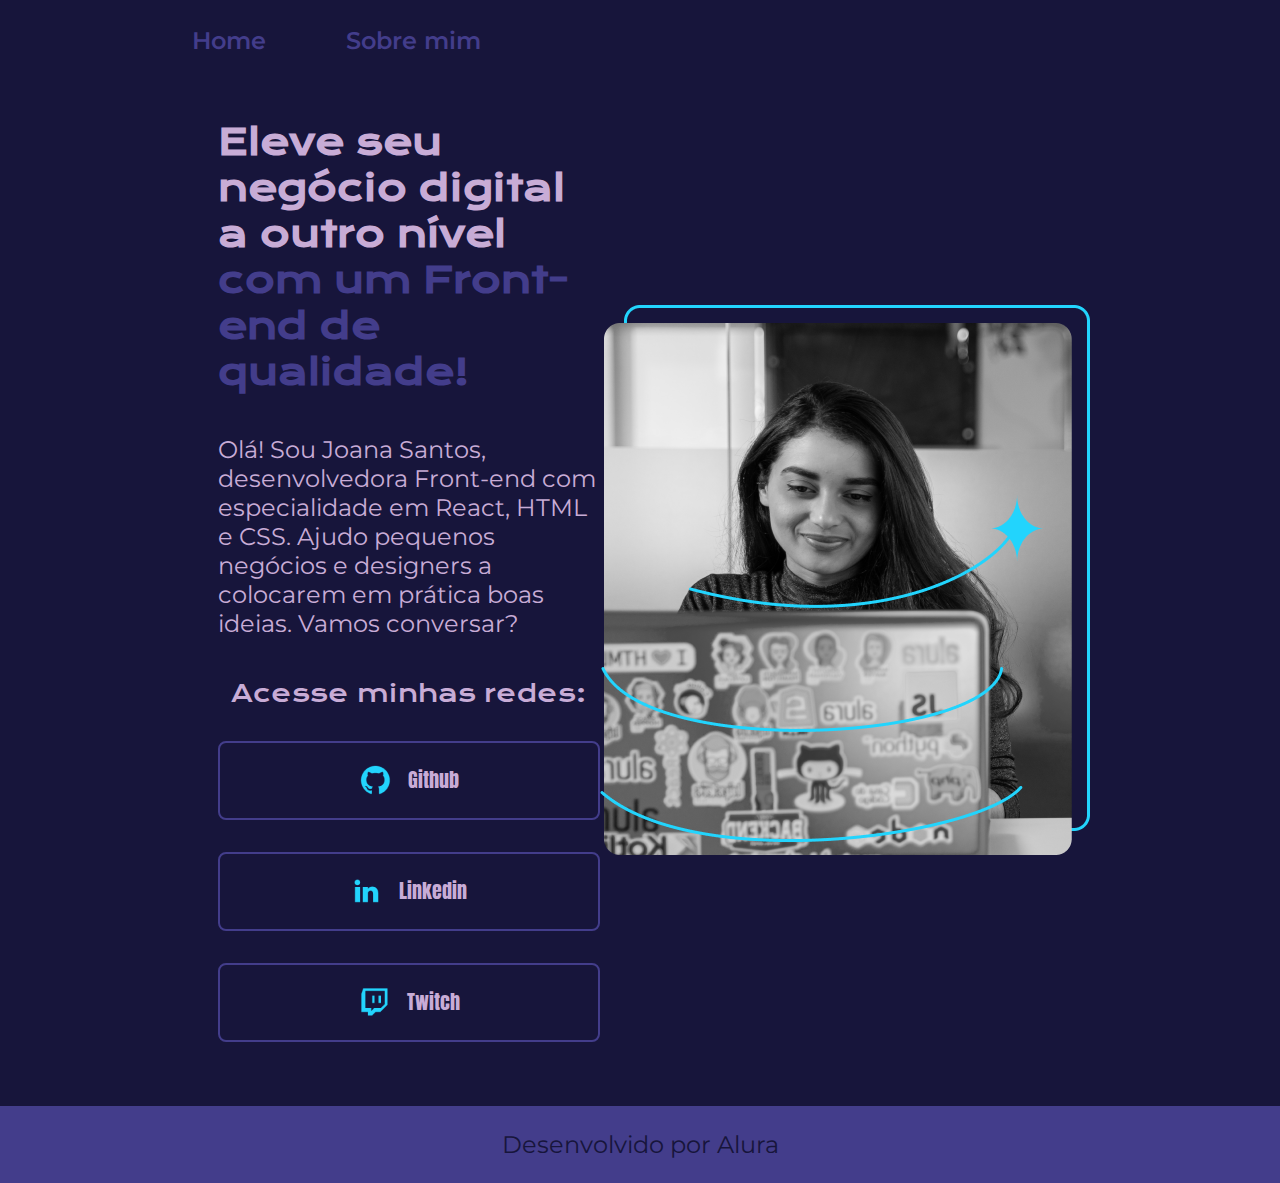
<file: index.html>
<!DOCTYPE html>
<html lang="pt-br">
<head>
    <meta charset="UTF-8">
    <meta name="viewport" content="width=device-width, initial-scale=1.0">
    <title>Portfólio</title>
    <link rel="stylesheet" href="styles/style.css">
</head>
<body>
    <header class="cabecalho">
        <nav class="cabecalho__menu">
            <a class="cabecalho__menu__link" href="index.html"> Home</a>
            <a class="cabecalho__menu__link" href="about.html">Sobre mim</a>
        </nav>
    </header>
    <main class="apresentacao">
         <section class="apresentacao__conteudo"> 
            <h1 class="apresentacao__conteudo__titulo">Eleve seu negócio digital a outro nível <strong class="titulo-destaque">com um Front-end de qualidade!</strong></h1>
            <p class="apresentacao__conteudo__texto">Olá! Sou Joana Santos, desenvolvedora Front-end com especialidade em React, HTML e CSS. Ajudo pequenos negócios e designers a colocarem em prática boas ideias. Vamos conversar?</p>
            <div class="apresentacao__links">
                <h2 class="apresentacao__links__subtitulo">Acesse minhas redes:</h2>
                <a class="apresentacao__links__link" href="https://github.com/vianagusta">
                    <img src="./assents/github.png">
                    Github
                </a> 
                <a class="apresentacao__links__link" href="https://www.linkedin.com/in/gustavo-viana-de-almeida-98b44430b/">
                    <img src="./assents/linkedin.png">
                    Linkedin
                </a> 
                <a class="apresentacao__links__link" href="https://www.twitch.tv/gtvv_">
                    <img src="./assents/twitch.png">
                    Twitch
                </a> 
            </div>
        </section>
        <img src="./assents/Imagem.png" alt="imagem da designer">
    </main>
    <footer class="rodape">
        <p>Desenvolvido por Alura</p>
    </footer>
</body>
</html>
</file>
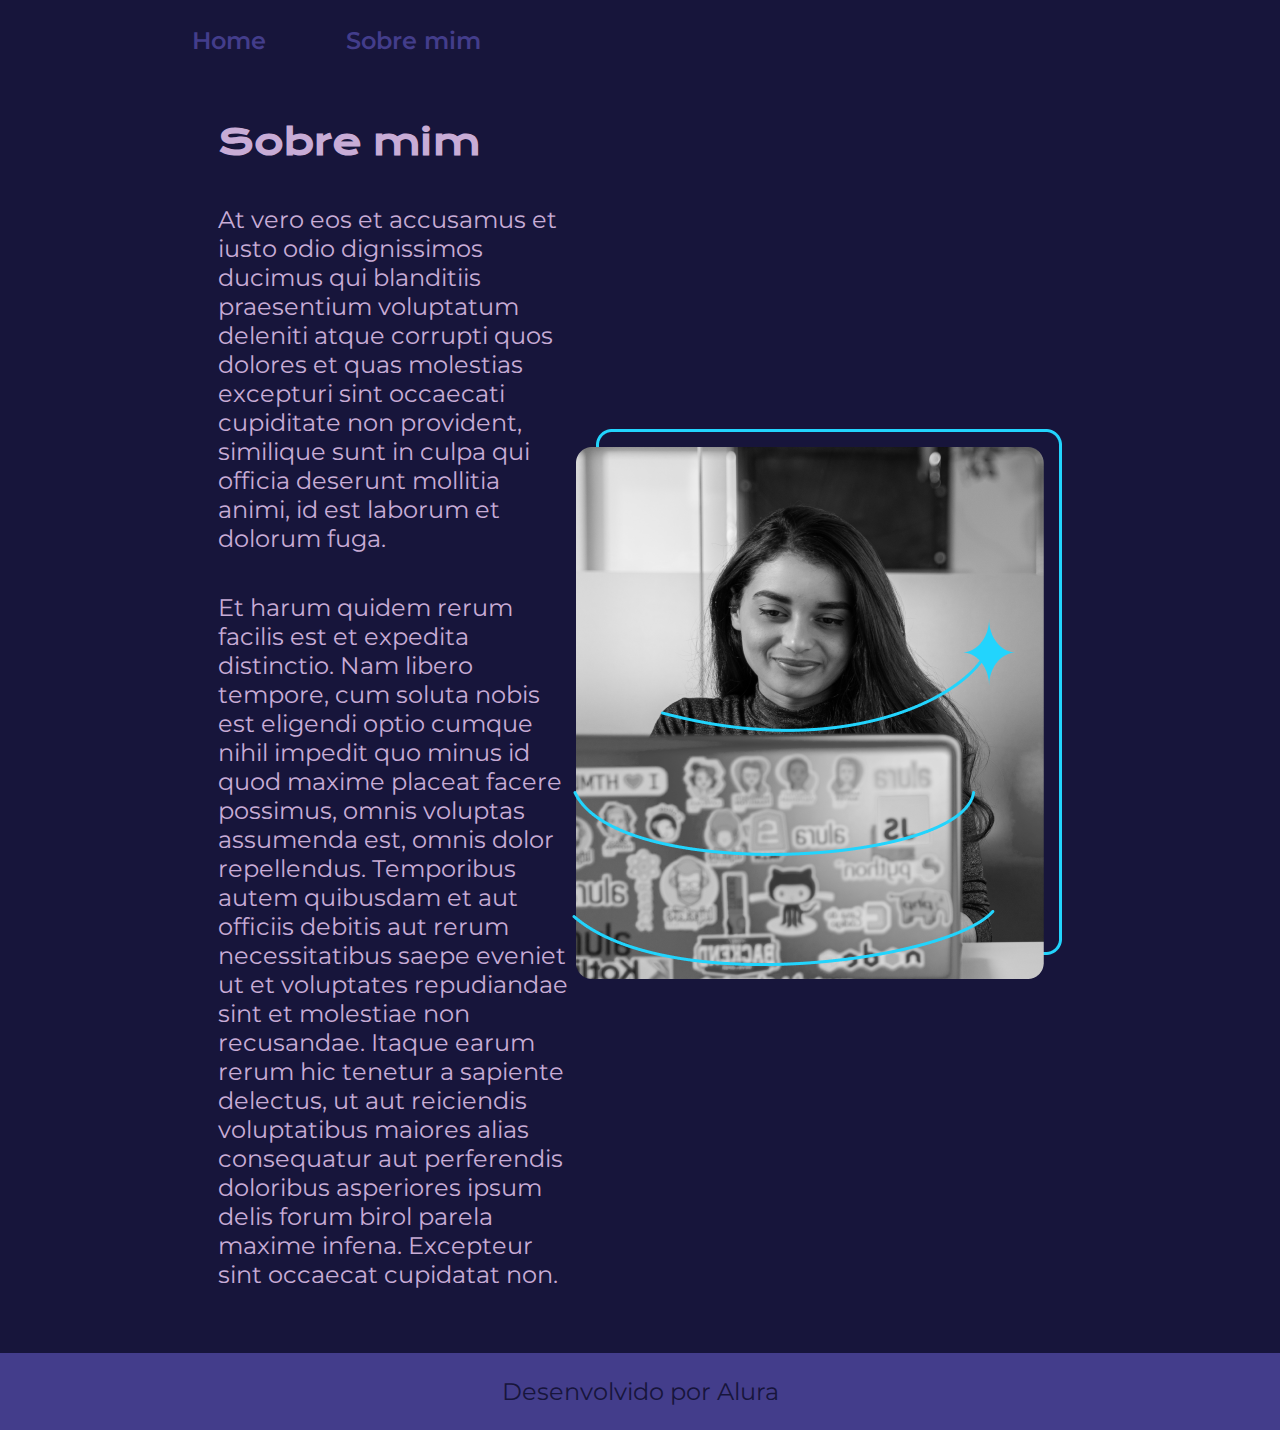
<file: about.html>
<!DOCTYPE html>
<html lang="pt=br">
<head>
    <meta charset="UTF-8">
    <meta name="viewport" content="width=device-width, initial-scale=1.0">
    <link rel="stylesheet" href="styles/style.css">
    <title>Sobre mim</title>
</head>
<body>
    <header class="cabecalho">
        <nav class="cabecalho__menu">
            <a class="cabecalho__menu__link" href="index.html"> Home</a>
            <a class="cabecalho__menu__link" href="about.html">Sobre mim</a>
        </nav>
    </header>
   <main class="apresentacao">
    <section class="apresentacao__conteudo">
        <h1 class="apresentacao__conteudo__titulo">Sobre mim</h1>
        <p class="apresentacao__conteudo__texto">At vero eos et accusamus et iusto odio dignissimos ducimus qui blanditiis praesentium voluptatum deleniti atque corrupti quos dolores et quas molestias excepturi sint occaecati cupiditate non provident, similique sunt in culpa qui officia deserunt mollitia animi, id est laborum et dolorum fuga.</p>
        <p class="apresentacao__conteudo__texto">Et harum quidem rerum facilis est et expedita distinctio. Nam libero tempore, cum soluta nobis est eligendi optio cumque nihil impedit quo minus id quod maxime placeat facere possimus, omnis voluptas assumenda est, omnis dolor repellendus. Temporibus autem quibusdam et aut officiis debitis aut rerum necessitatibus saepe eveniet ut et voluptates repudiandae sint et molestiae non recusandae. Itaque earum rerum hic tenetur a sapiente delectus, ut aut reiciendis voluptatibus maiores alias consequatur aut perferendis doloribus asperiores ipsum delis forum birol parela maxime infena. Excepteur sint occaecat cupidatat non.</p>
    </section>
    <img src="assents/Imagem.png" alt="imagem Joana Santos ">
   </main>
   <footer class="rodape">
    <p>Desenvolvido por Alura</p>
    </footer>
</body>
</html>
</file>
<file: styles/style.css>
@import url('https://fonts.googleapis.com/css2?family=Krona+One&family=Montserrat:ital,wght@0,100..900;1,100..900&display=swap');
@import url('https://fonts.googleapis.com/css2?family=Anton&display=swap');

:root{
    --cor-primaria: #17153B;
    --cor-secundaria: #C8ACD6;
    --cor-terciaria: #433D8B;
    --cor-hover: #2E236C;

    --font-primaria:"Krona One", sans-serif;
    --font-secundaria:"Montserrat", sans-serif;
}
*{
    margin: 0;
    padding: 0;
}

body{
    box-sizing: border-box;
    background-color:var(--cor-primaria);
    color: var(--cor-secundaria);
}

.cabecalho{
    padding: 2% 0% 0% 15%;
}

.cabecalho__menu{
    display: flex;
    gap: 80px;
}

.cabecalho__menu__link{
    font-family: var(--font-secundaria);
    font-size: 24px;
    font-weight: 600;
    color:var(--cor-terciaria);
    text-decoration: none;
}

.apresentacao{
    padding: 5% 17%;
    display: flex;
    align-items: center;
    justify-content: space-between;
}

.apresentacao__conteudo{
    width: 615px;
    display: flex;
    flex-direction: column;
    gap: 40px;
}

.apresentacao__conteudo__titulo{
    font-size:36px;
    font-family:var(--font-primaria);
}

.titulo-destaque {
    color:var(--cor-terciaria);
}


.apresentacao__conteudo__texto{
    font-size:24px;
    font-family: var(--font-secundaria);
}

.apresentacao__links{
    flex-direction: column;
    display: flex;
    justify-content: space-between;
    align-items: center;
    gap: 32px;
}

.apresentacao__links__subtitulo{
    font-family: var(--font-primaria);
    font-weight: 400;
    font-size: 24px;
}

.apresentacao__links__link{ 
    display: flex;
    justify-content: center;
    gap: 16px;
    border: 2px solid var(--cor-terciaria);
    width: 378px;
    text-align: center;
    border-radius: 8px;
    font-size: 20px;
    padding: 21.5px 0;
    text-decoration: none;
    color: var(--cor-secundaria);
    font-family: "Anton", sans-serif;
}

.apresentacao__links__link:hover{
    background-color:var(--cor-hover);
}

.rodape{
    padding: 24px;
    color: var(--cor-primaria);
    background-color: var(--cor-terciaria);
    font-family:var(--font-secundaria);
    text-align: center;
    font-weight: 400;
    font-size: 24px;
}
</file>
